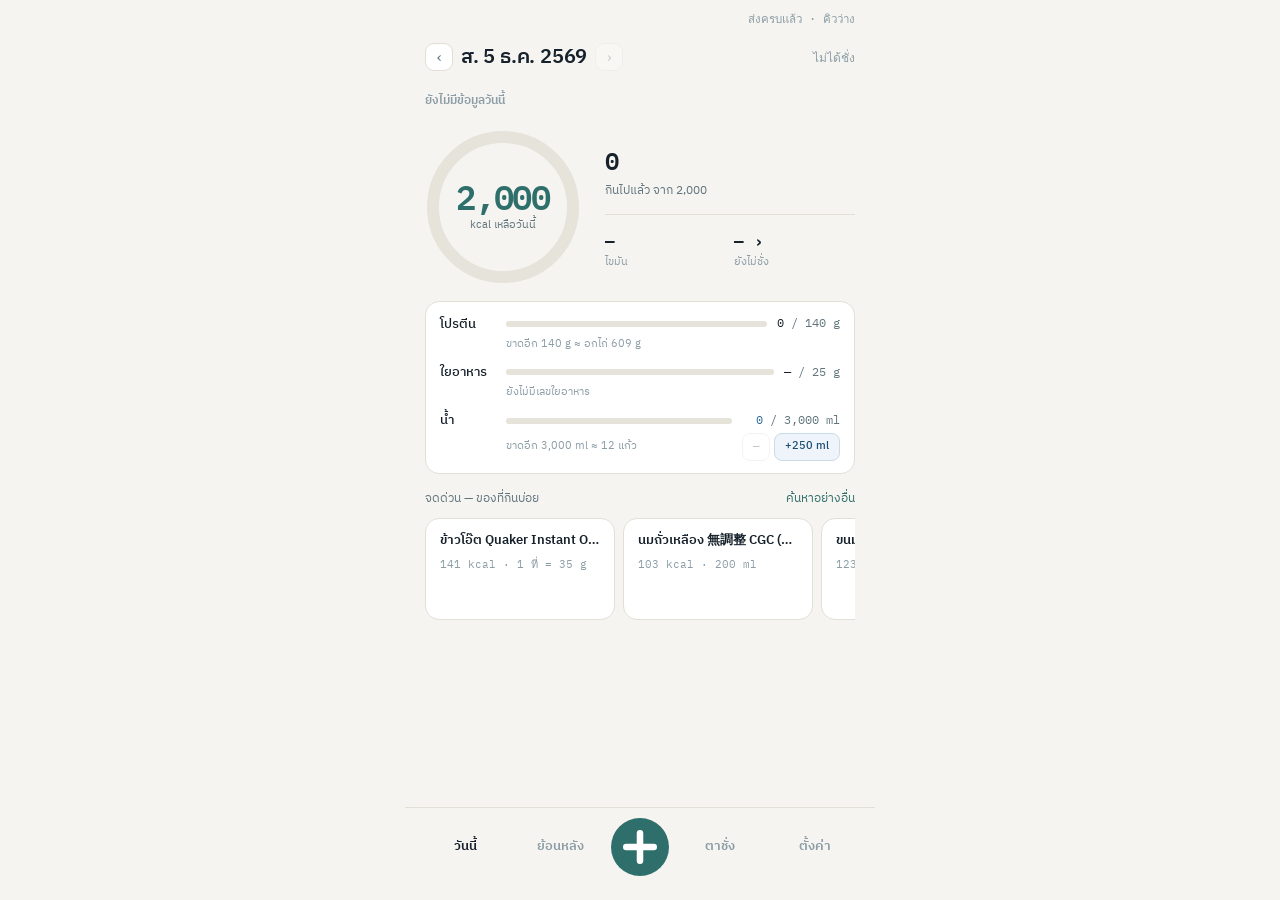
<file: index.html>
<!DOCTYPE html>
<html lang="th">
<head>
<meta charset="utf-8">
<meta name="viewport" content="width=device-width, initial-scale=1, maximum-scale=1, user-scalable=no, viewport-fit=cover">
<meta name="theme-color" content="#F5F4F0">
<meta name="theme-color" content="#14171A" media="(prefers-color-scheme: dark)">
<title>จดแคล</title>

<!-- PWA / iOS home-screen app — ไอคอนยังเป็นไฟล์เดิม ไม่เปลี่ยนในรอบนี้ -->
<link rel="manifest" href="./manifest.webmanifest">
<meta name="mobile-web-app-capable" content="yes">
<meta name="apple-mobile-web-app-capable" content="yes">
<meta name="apple-mobile-web-app-status-bar-style" content="default">
<meta name="apple-mobile-web-app-title" content="จดแคล">
<link rel="apple-touch-icon" href="./apple-touch-icon.png">
<link rel="icon" type="image/png" href="./icon-192.png">

<link rel="preconnect" href="https://fonts.googleapis.com">
<link rel="preconnect" href="https://fonts.gstatic.com" crossorigin>
<link rel="stylesheet" href="https://fonts.googleapis.com/css2?family=IBM+Plex+Mono:wght@400;500;600&family=IBM+Plex+Sans+Thai:wght@400;500;600;700&display=swap">
<link rel="stylesheet" href="./css/app.css">

<!-- ===== error boundary =====
     ต้องเป็น inline ไม่ใช่โมดูล เพราะหน้าที่ของมันคือรับมือกรณีที่โมดูล/CSS โหลดไม่ได้ -->
<style>
  #boot-error{
    display:none;position:fixed;inset:0;z-index:9999;padding:24px 20px;
    background:#14171A;color:#ECEAE4;font:15px/1.6 -apple-system,"Segoe UI",sans-serif;
  }
  #boot-error h1{font-size:17px;margin:0 0 10px}
  #boot-error pre{white-space:pre-wrap;word-break:break-word;font-size:12px;color:#9BA5AA;
    background:#1C2023;border:1px solid #2C3135;border-radius:10px;padding:10px;max-height:35vh;overflow:auto}
  #boot-error button{
    -webkit-appearance:none;appearance:none;margin-top:14px;width:100%;padding:14px;
    background:#6FAFA7;color:#06231f;border:0;border-radius:12px;font-size:16px;font-weight:600;
  }
  #boot-error small{display:block;margin-top:14px;color:#727C81}
</style>
</head>
<body>

<div id="boot-error" role="alert">
  <h1>แอพเปิดไม่ขึ้น</h1>
  <p>ข้อมูลที่จดไว้ยังอยู่ในเครื่อง ไม่ได้หายไปกับหน้าจอนี้</p>
  <pre id="boot-error-msg"></pre>
  <button type="button" id="boot-error-reset">ล้างแคชแล้วโหลดใหม่</button>
  <small>ถ้ายังไม่หาย: ปิดแอพแล้วเปิดใหม่อีกครั้ง (ข้อมูลไม่หาย)</small>
</div>

<div id="pullRefresh" aria-hidden="true">
  <div class="pill"><span id="pullRefreshIcon">↓</span><span id="pullRefreshText">ดึงลงเพื่อรีเฟรช</span></div>
</div>

<main id="app">
  <header id="topbar">
    <div id="syncStatus" class="mono" aria-live="polite"></div>
  </header>

  <!-- ── วันนี้ ─────────────────────────────────────── -->
  <section id="viewDay" class="view" hidden>
    <div class="topline">
      <div class="daynav">
        <button class="arrow" id="prevDay" type="button" aria-label="วันก่อนหน้า">‹</button>
        <div class="date" id="date">—</div>
        <button class="arrow" id="nextDay" type="button" aria-label="วันถัดไป">›</button>
      </div>
      <div class="weight" id="weight">—</div>
    </div>
    <div class="daymeta">
      <button class="backtoday" id="backToday" type="button" hidden>↩ กลับไปวันนี้</button>
      <div class="daystate" id="dayState" hidden></div>
    </div>

    <div class="card meter">
      <div class="ringwrap">
        <div class="ring" id="ring">
          <svg width="156" height="156" viewBox="0 0 156 156" aria-hidden="true">
            <circle class="rtrack" cx="78" cy="78" r="70"></circle>
            <circle class="rfill" id="ringFill" cx="78" cy="78" r="70"
                    stroke-dasharray="439.8" stroke-dashoffset="439.8"></circle>
          </svg>
          <div class="ringtext">
            <div class="num" id="bignum">—<span class="unit">kcal</span></div>
            <div class="label" id="biglabel">เหลือวันนี้</div>
          </div>
        </div>
        <div class="ringside">
          <div class="eaten-side">
            <div class="n" id="eaten">—</div>
            <div class="k">กินไปแล้ว จาก <span id="limit">—</span></div>
          </div>
          <div class="sidesep"></div>
          <button class="bodystats" id="toBody" type="button" aria-label="ไปหน้าตาชั่ง">
            <span class="bs"><span class="v" id="bsFat">—</span><span class="k">ไขมัน</span></span>
            <span class="bs"><span class="v"><span id="bsMuscle">—</span> ›</span><span class="k" id="bsMuscleK">กล้าม</span></span>
          </button>
        </div>
      </div>

      <!-- เกจเส้นเดิม: ซ่อนด้วย CSS แต่คงไว้ให้ paintGauge() ของ ui.js ทำงานได้ตามเดิม -->
      <div class="gauge" aria-hidden="true">
        <div class="track" id="track"><div class="zone-over" id="zoneover"></div></div>
        <div class="tick" id="tickLimit"></div>
        <div class="tick-label" id="tickLimitLabel"></div>
        <div class="tick soft" id="tickTdee"></div>
        <div class="tick-label" id="tickTdeeLabel"></div>
      </div>
    </div>

    <!-- โปรตีน · ใยอาหาร · น้ำ (ui.js วาดเลข · น้ำจดได้ตรงนี้เลย) -->
    <div class="card nutri">
      <div class="nrow">
        <span class="t">โปรตีน</span>
        <div class="pbar"><div class="pfill" id="pfill"></div></div>
        <span class="v"><span id="pnow">—</span> <span class="of">/ <span id="pgoal">—</span> g</span></span>
        <span class="pnote" id="pnote"></span>
      </div>
      <div class="nrow">
        <span class="t">ใยอาหาร</span>
        <div class="pbar"><div class="pfill fib" id="ffill"></div></div>
        <span class="v"><span id="fnow">—</span> <span class="of">/ <span id="fgoal">—</span> g</span></span>
        <span class="pnote" id="fnote"></span>
      </div>
      <div class="nrow water">
        <span class="t">น้ำ</span>
        <div class="pbar"><div class="pfill wat" id="wfill"></div></div>
        <span class="v wv"><span id="wnow">—</span> <span class="of">/ <span id="wgoal">—</span> ml</span></span>
        <span class="pnote" id="wnote"></span>
        <span class="wbtns">
          <button type="button" class="wminus" id="wUndo" aria-label="ลบน้ำแก้วล่าสุด">−</button>
          <button type="button" class="wplus" id="wAdd" aria-label="เพิ่มน้ำ 250 ml">+250 ml</button>
        </span>
      </div>
    </div>

    <!-- จดด่วน: แตะครั้งเดียวได้เลย · แตะค้าง/เลือกปริมาณในชีต -->
    <div class="quick" id="quick">
      <div class="quickhead">
        <div class="t">จดด่วน — ของที่กินบ่อย</div>
        <button type="button" id="quickMore">ค้นหาอย่างอื่น</button>
      </div>
      <div class="quickrow" id="quickRow"></div>
    </div>

    <div class="card meals" id="meals"></div>

    <div id="estDetail" class="est-pop" hidden>
      <div class="est-pop-card" role="dialog" aria-labelledby="estDetailTitle" aria-modal="true">
        <div class="est-pop-h">
          <b id="estDetailTitle">รายละเอียดค่าประมาณ</b>
          <button type="button" id="estDetailClose" aria-label="ปิด">×</button>
        </div>
        <div id="estDetailBody"></div>
      </div>
    </div>
  </section>

  <!-- ── ย้อนหลัง: 7 วัน / ทั้งเดือน ─────────────────── -->
  <section id="viewMonth" class="view" hidden>
    <div class="rangebar">
      <div class="daynav">
        <button class="arrow" id="monthPrev" type="button" aria-label="เดือนก่อน">‹</button>
        <div class="date" id="monthTitle">—</div>
        <button class="arrow" id="monthNext" type="button" aria-label="เดือนถัดไป">›</button>
      </div>
      <div class="seg-toggle" role="group" aria-label="ช่วงเวลา">
        <button type="button" id="rangeWeek" aria-pressed="false">7 วัน</button>
        <button type="button" id="rangeMonth" aria-pressed="true">ทั้งเดือน</button>
      </div>
    </div>
    <div class="weight mono" id="monthMeta">—</div>

    <div class="sums">
      <div class="sum"><div class="v" id="sAvg">—</div><div class="k">เฉลี่ยต่อวัน</div></div>
      <div class="sum"><div class="v" id="sUnder">—</div><div class="k">วันที่อยู่ในงบ</div></div>
      <div class="sum"><div class="v" id="sDeficit">—</div><div class="k" id="sDeficitK">ขาดดุลสะสม (เทียบ TDEE)</div></div>
      <div class="sum"><div class="v" id="sProtein">—</div><div class="k">โปรตีนถึงเป้า</div></div>
      <div class="sum span" id="sOpenWrap" hidden><div class="v" id="sOpen">—</div><div class="k">ยังไม่ยืนยัน</div></div>
    </div>

    <!-- 7 วัน (วาดโดย ui-1a.js) -->
    <div id="weekPane" hidden>
      <div class="weekbars" id="weekBars"></div>
      <div class="weeknote" id="weekNote"></div>
    </div>

    <!-- ทั้งเดือน (วาดโดย ui.js เดิม) -->
    <div id="monthPane">
      <div class="card cal">
        <div class="dow"><span>จ</span><span>อ</span><span>พ</span><span>พฤ</span><span>ศ</span><span>ส</span><span>อา</span></div>
        <div class="grid" id="grid"></div>
        <div class="callegend">
          <div><i class="lg-good"></i>อยู่ในงบ</div>
          <div><i class="lg-warn"></i>เกินงบ แต่ยังต่ำกว่าที่เผา</div>
          <div><i class="lg-over"></i>เกินที่เผา</div>
          <div><i class="lg-open"></i>ยังไม่ยืนยัน</div>
        </div>
      </div>
    </div>

    <div class="card wcard">
      <div class="h">
        <div class="t">น้ำหนักเช้า</div>
        <div class="v" id="wRange">—</div>
      </div>
      <svg class="spark" id="spark" viewBox="0 0 300 56" preserveAspectRatio="none" aria-hidden="true"></svg>
      <div class="wnote" id="wNote"></div>

      <div class="brow">
        <div class="h"><div class="t">% ไขมัน</div><div class="v" id="fRange">—</div></div>
        <svg class="spark small" id="sparkF" viewBox="0 0 300 38" preserveAspectRatio="none" aria-hidden="true"></svg>
        <div class="wnote" id="fatNote"></div>
      </div>

      <div class="brow">
        <div class="h"><div class="t">กล้ามเนื้อ</div><div class="v" id="mRange">—</div></div>
        <svg class="spark small" id="sparkM" viewBox="0 0 300 38" preserveAspectRatio="none" aria-hidden="true"></svg>
        <div class="wnote" id="mNote"></div>
      </div>

      <div class="brow">
        <div class="h"><div class="t">รอบเอว</div><div class="v" id="waistRange">—</div></div>
        <div class="wnote" id="waistNote"></div>
      </div>
    </div>
  </section>

  <!-- ── จด: อาหารก่อน ตาชั่งแยกลงล่าง ───────────────── -->
  <section id="viewForm" class="view" hidden>
    <div class="fcard" id="fMeals">
      <h3>กินอะไรไปบ้าง — บรรทัดละอย่าง</h3>
    </div>

    <div class="fcard">
      <h3>อย่างอื่นที่อยากบอก</h3>
      <textarea id="fNote" placeholder="เช่น เค็มไหม · หิวตอนไหน · นอนกี่ชั่วโมง · ออกกำลังกายอะไร"></textarea>
    </div>

    <div class="fcard fsave">
      <div class="fbtns">
        <button type="button" class="ghost" id="fSave">บันทึกไว้ก่อน</button>
        <button type="button" class="primary" id="fSend">คำนวณแคล</button>
      </div>
      <div class="fresult" id="fResult" hidden></div>
      <div class="fsent" id="fSent"></div>
      <span class="fstatus" id="fStatus"></span>
    </div>
  </section>

  <!-- ── ตาชั่ง: แยกออกจากหน้าจดแล้ว ─────────────────── -->
  <section id="viewBody" class="view" hidden>
    <div class="fcard fweight">
      <div class="frow" style="align-items:flex-end">
        <div class="fg" style="flex:0 0 auto"><label for="fDate">วันที่</label><input type="date" id="fDate"></div>
        <div class="fg" style="flex:0 0 auto"><label for="fTime">เวลาชั่ง</label><input type="time" id="fTime" style="width:96px"></div>
      </div>
      <div class="fmain">
        <input type="number" id="fWeight" step="0.1" inputmode="decimal" placeholder="—" aria-label="น้ำหนักเช้า กิโลกรัม">
      </div>
      <div class="fmain">
        <span class="fdelta" id="fDelta">—</span>
        <span class="u" id="fRef"></span>
      </div>
      <p class="fhint">ชั่งตอนตื่นนอน เข้าห้องน้ำแล้ว ก่อนกินอะไร · ทุกช่องแก้ย้อนหลังได้ ช่องว่างไม่ถูกเขียนเป็น 0</p>
      <div class="frow">
        <div class="fg"><label for="fWaist">รอบเอว (ซม.)</label><input type="number" id="fWaist" step="0.1" min="50" max="200" inputmode="decimal" placeholder="—"></div>
      </div>
      <p class="fhint">วัดสัปดาห์ละครั้งก็พอ — ไม่ต้องกรอกทุกวัน</p>
    </div>

    <div class="fcard">
      <h3>ตาชั่ง dretec</h3>
      <div class="fgrid">
        <div class="fg"><label for="fFat">% ไขมัน <i id="rFat"></i></label><input type="number" step="0.1" inputmode="decimal" id="fFat"></div>
        <div class="fg"><label for="fMuscle">กล้ามเนื้อ กก. <i id="rMuscle"></i></label><input type="number" step="0.1" inputmode="decimal" id="fMuscle"></div>
        <div class="fg"><label for="fBmi">BMI <i id="rBmi"></i></label><input type="number" step="0.1" inputmode="decimal" id="fBmi"></div>
        <div class="fg"><label for="fVisceral">Visceral Fat</label><input type="number" step="1" inputmode="numeric" id="fVisceral"></div>
        <div class="fg"><label for="fWater">% น้ำ</label><input type="number" step="0.1" inputmode="decimal" id="fWater"></div>
        <div class="fg"><label for="fBone">มวลกระดูก กก.</label><input type="number" step="0.1" inputmode="decimal" id="fBone"></div>
        <div class="fg"><label for="fBmr">BMR kcal</label><input type="number" step="1" inputmode="numeric" id="fBmr"></div>
        <div class="fg"><label for="fMage">Metabolic Age</label><input type="number" step="1" inputmode="numeric" id="fMage"></div>
      </div>
      <button type="button" class="primary" id="bSave">บันทึกตาชั่ง</button>
      <span class="fstatus" id="bStatus"></span>
    </div>
  </section>

  <div id="foodSuggest" hidden></div>

  <!-- ชีตเลือกปริมาณของ "จดด่วน" -->
  <div id="quickSheet" class="sheet" hidden>
    <div class="sheet-card" role="dialog" aria-modal="true" aria-labelledby="qsName">
      <div class="sheet-h">
        <div><div class="n" id="qsName">—</div><span class="u" id="qsUnit"></span></div>
        <button type="button" id="qsClose" aria-label="ปิด">×</button>
      </div>
      <div class="sheet-big"><div class="n" id="qsKcal">—</div><div class="k" id="qsMeta">kcal</div></div>
      <div class="sheet-k">กินไปเท่าไหร่</div>
      <div class="pick" id="qsPortions"></div>
      <div class="sheet-k">มื้อไหน</div>
      <div class="pick words" id="qsMeals"></div>
      <button type="button" class="go" id="qsGo">บันทึกไว้ในเครื่อง</button>
      <p class="fine">ไม่ต้องมีเน็ต · แก้ได้ทั้งวัน · ส่งให้ AI ประเมินตอนปิดยอด</p>
    </div>
  </div>

  <!-- ── ตั้งค่า ─────────────────────────────────────── -->
  <section id="viewSettings" class="view" hidden>
    <div class="sgroup">
      <button type="button" class="srow" id="sGoalRow">เป้าหมายและงบแคล<span class="v" id="sGoalVal">—</span></button>
      <button type="button" class="srow" id="sProteinRow">โปรตีนเป้า<span class="v" id="sProteinVal">—</span></button>
    </div>

    <div class="fcard">
      <h3>คีย์และโมเดล</h3>
      <p class="fhint">เก็บในเครื่องนี้เท่านั้น (localStorage) ไม่ขึ้น IndexedDB และไม่ถูกส่งออกพร้อมข้อมูลอาหาร</p>
      <div class="fg">
        <label for="sOrKey">OpenRouter API key</label>
        <input type="password" id="sOrKey" autocomplete="off" spellcheck="false" placeholder="วางคีย์แล้วจะบันทึกอัตโนมัติ">
        <div class="shint" id="sOrKeyHint"></div>
      </div>
      <button type="button" class="sbtn" id="sTestOr">ทดสอบ OpenRouter</button>
      <div class="sstatus" id="sTestOrMsg"></div>
      <div class="fg">
        <label for="sGhPat">GitHub PAT</label>
        <input type="password" id="sGhPat" autocomplete="off" spellcheck="false" placeholder="วาง PAT แล้วจะบันทึกอัตโนมัติ">
        <div class="shint" id="sGhPatHint"></div>
      </div>
      <div class="fg">
        <label for="sGhRepo">GitHub repo (เจ้าของ/ชื่อ-repo)</label>
        <input type="text" id="sGhRepo" autocomplete="off" spellcheck="false" placeholder="เช่น username/calorie-data">
      </div>
      <button type="button" class="sbtn" id="sTestGh">ทดสอบ GitHub</button>
      <div class="sstatus" id="sTestGhMsg"></div>
      <div class="fg">
        <label for="sAiModels">ลิสต์โมเดล (บรรทัดละ 1 ตัว เรียง fallback)</label>
        <textarea id="sAiModels" rows="4" spellcheck="false"></textarea>
      </div>
    </div>

    <div class="snote" id="sBackupNote" hidden>
      <b id="sBackupNoteT">ยังไม่ได้สำรองข้อมูล</b>
      <span>Safari อาจล้างข้อมูลของเว็บที่ไม่ได้เปิดใน 7 วัน — กดสำรองก่อนไม่ใช้แอพนาน</span>
    </div>

    <div class="fcard">
      <h3>สำรองข้อมูล</h3>
      <div class="fbtns">
        <button type="button" class="ghost" id="sExport">ส่งออกข้อมูล (JSON)</button>
        <button type="button" class="primary" id="sImport">นำเข้า…</button>
      </div>
      <input type="file" id="sImportFile" accept="application/json" hidden>
      <div class="sstatus" id="sBackupMsg"></div>
    </div>

    <div class="fcard">
      <h3>สถานะเครื่อง</h3>
      <div class="sdev">
        <div><span class="k">เวอร์ชันแคช</span><span class="v" id="sDevSw">—</span></div>
        <div><span class="k">จำนวนวันในเครื่อง</span><span class="v" id="sDevDays">—</span></div>
        <div><span class="k">งานค้างในคิว</span><span class="v" id="sDevQueue">—</span></div>
        <div><span class="k">โหมดที่เปิดอยู่</span><span class="v" id="sDevMode">—</span></div>
      </div>
      <p class="fhint" id="sDevModeHint"></p>
      <button type="button" class="sbtn danger" id="sResetCache">ล้างแคชแล้วโหลดใหม่</button>
    </div>
  </section>

  <nav id="tabs">
    <button type="button" id="tabDay">วันนี้</button>
    <button type="button" id="tabMonth">ย้อนหลัง</button>
    <button type="button" id="tabForm" class="fab" aria-label="จดอาหาร">
      <svg width="34" height="34" viewBox="0 0 26 26" aria-hidden="true"><path d="M13 2.5 V23.5 M2.5 13 H23.5" stroke="currentColor" stroke-width="5" stroke-linecap="round"></path></svg>
    </button>
    <button type="button" id="tabBody">ตาชั่ง</button>
    <button type="button" id="tabSettings">ตั้งค่า</button>
  </nav>
</main>

<script>
/* ===== error boundary + ปุ่มกู้ (inline โดยเจตนา) ===== */
(function () {
  var shown = false;
  function show(msg) {
    if (shown) return; shown = true;
    var box = document.getElementById('boot-error');
    document.getElementById('boot-error-msg').textContent = String(msg || '').slice(0, 800);
    if (box) box.style.display = 'block';
  }
  window.addEventListener('error', function (e) {
    if (!document.documentElement.hasAttribute('data-booted'))
      show((e.message || 'error') + '\n' + (e.filename || '') + ':' + (e.lineno || ''));
  });
  window.addEventListener('unhandledrejection', function (e) {
    if (!document.documentElement.hasAttribute('data-booted'))
      show('unhandled: ' + ((e.reason && (e.reason.stack || e.reason.message)) || e.reason));
  });
  setTimeout(function () {
    if (!document.documentElement.hasAttribute('data-booted')) show('แอพไม่ตอบสนองภายใน 8 วินาที (โมดูลอาจโหลดไม่ได้)');
  }, 8000);

  var btn = document.getElementById('boot-error-reset');
  if (btn) btn.addEventListener('click', function () {
    btn.textContent = 'กำลังล้าง…';
    var jobs = [];
    if (window.caches) jobs.push(caches.keys().then(function (ks) { return Promise.all(ks.map(function (k) { return caches.delete(k); })); }));
    if (navigator.serviceWorker) jobs.push(navigator.serviceWorker.getRegistrations().then(function (rs) { return Promise.all(rs.map(function (r) { return r.unregister(); })); }));
    Promise.all(jobs).catch(function () {}).then(function () { location.replace(location.pathname + '?r=' + Date.now()); });
  });
})();
</script>

<script type="module" src="./js/app.js"></script>
</body>
</html>
</file>
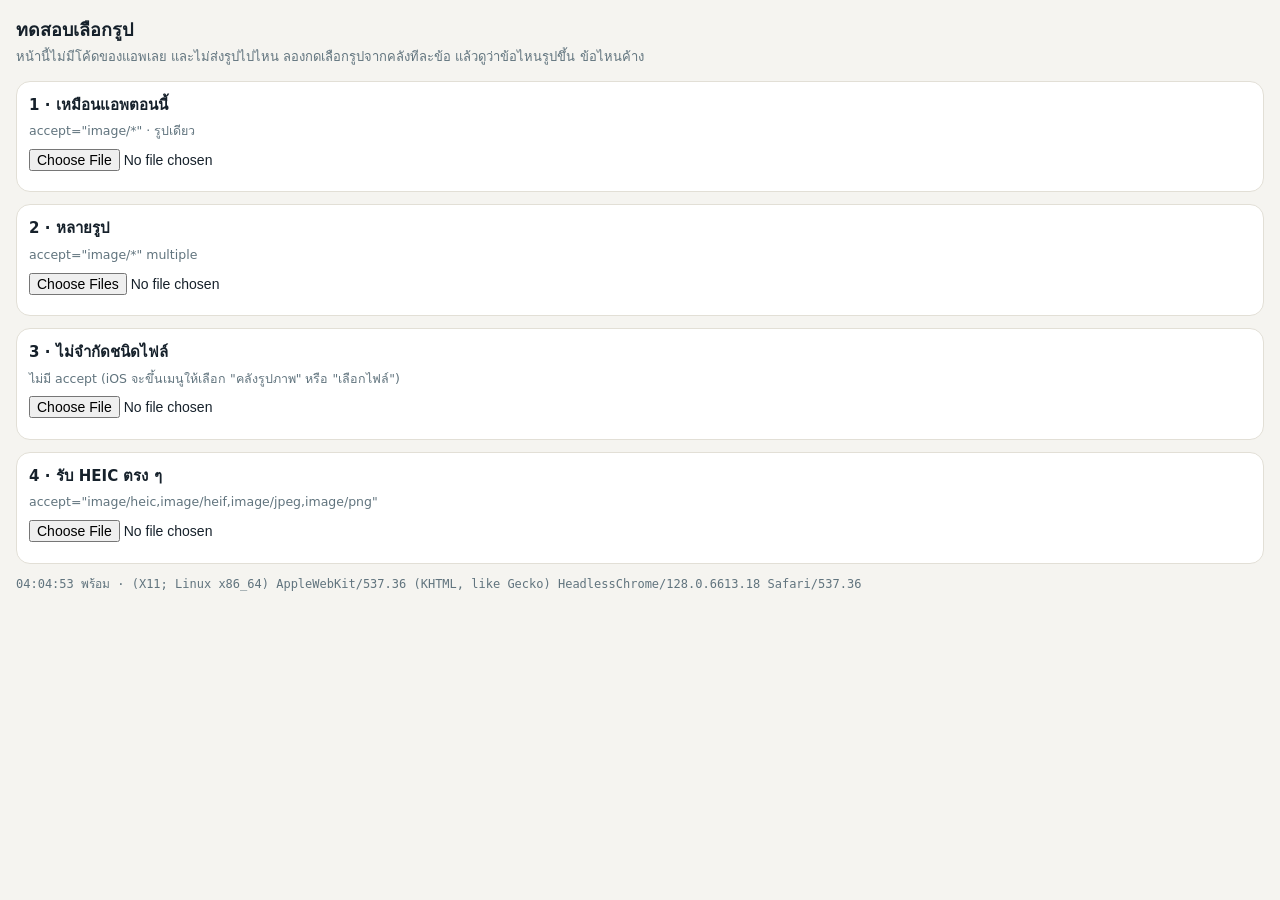
<file: picktest.html>
<!doctype html>
<html lang="th">
<head>
<meta charset="utf-8">
<meta name="viewport" content="width=device-width, initial-scale=1">
<title>ทดสอบเลือกรูป</title>
<!-- หน้าทดสอบเปล่า (21 ต.ค.): ไม่มีโค้ดของแอพ ไม่ลงทะเบียน service worker ไม่ส่งรูปไปไหน
     ใช้แยกว่า "เลือกรูปจากคลังแล้วค้าง" เป็นที่ Safari/iOS หรือที่โค้ดของแอพ -->
<style>
  :root{--ground:#F5F4F0;--card:#fff;--line:#E2DFD6;--ink:#16212B;--muted:#61747E;--ok:#2E6F6B;--bad:#A8563F}
  @media (prefers-color-scheme:dark){:root{--ground:#14171A;--card:#1C2023;--line:#2C3135;--ink:#ECEAE4;--muted:#9BA5AA;--ok:#6FAFA7;--bad:#D3826A}}
  body{margin:0;padding:16px;background:var(--ground);color:var(--ink);font:15px/1.5 -apple-system,system-ui,sans-serif}
  h1{font-size:18px;margin:0 0 4px}
  p{margin:0 0 14px;color:var(--muted);font-size:13px}
  .t{background:var(--card);border:1px solid var(--line);border-radius:14px;padding:12px;margin-bottom:12px}
  .t b{display:block;margin-bottom:6px}
  .t small{display:block;color:var(--muted);margin-bottom:8px}
  input{font-size:14px;max-width:100%}
  .r{margin-top:8px;font-size:13px;white-space:pre-wrap;word-break:break-word}
  .r.ok{color:var(--ok)}.r.bad{color:var(--bad)}
  img{display:block;max-width:100%;max-height:160px;margin-top:8px;border-radius:8px}
  #log{font:12px/1.4 ui-monospace,monospace;color:var(--muted);white-space:pre-wrap}
</style>
</head>
<body>
<h1>ทดสอบเลือกรูป</h1>
<p>หน้านี้ไม่มีโค้ดของแอพเลย และไม่ส่งรูปไปไหน ลองกดเลือกรูปจากคลังทีละข้อ แล้วดูว่าข้อไหนรูปขึ้น ข้อไหนค้าง</p>

<div class="t"><b>1 · เหมือนแอพตอนนี้</b><small>accept="image/*" · รูปเดียว</small>
  <input type="file" accept="image/*" data-k="1"><div class="r"></div></div>
<div class="t"><b>2 · หลายรูป</b><small>accept="image/*" multiple</small>
  <input type="file" accept="image/*" multiple data-k="2"><div class="r"></div></div>
<div class="t"><b>3 · ไม่จำกัดชนิดไฟล์</b><small>ไม่มี accept (iOS จะขึ้นเมนูให้เลือก "คลังรูปภาพ" หรือ "เลือกไฟล์")</small>
  <input type="file" data-k="3"><div class="r"></div></div>
<div class="t"><b>4 · รับ HEIC ตรง ๆ</b><small>accept="image/heic,image/heif,image/jpeg,image/png"</small>
  <input type="file" accept="image/heic,image/heif,image/jpeg,image/png" data-k="4"><div class="r"></div></div>

<div id="log"></div>
<script>
  var t0 = {};
  var logEl = document.getElementById('log');
  function log(s) { var d = new Date(); logEl.textContent = d.toTimeString().slice(0, 8) + ' ' + s + '\n' + logEl.textContent; }
  document.querySelectorAll('input[type=file]').forEach(function (inp) {
    var k = inp.dataset.k, out = inp.nextElementSibling;
    inp.addEventListener('click', function () { t0[k] = Date.now(); out.className = 'r'; out.textContent = 'เปิดตัวเลือกรูปแล้ว… รอผล'; log('ข้อ ' + k + ' กดเลือก'); });
    inp.addEventListener('cancel', function () { out.textContent = 'ยกเลิก'; log('ข้อ ' + k + ' ยกเลิก'); });
    inp.addEventListener('change', function () {
      var ms = t0[k] ? Date.now() - t0[k] : 0;
      var fs = Array.prototype.slice.call(inp.files || []);
      log('ข้อ ' + k + ' ได้ไฟล์ ' + fs.length + ' ไฟล์ หลัง ' + (ms / 1000).toFixed(1) + ' วิ');
      if (!fs.length) { out.className = 'r bad'; out.textContent = 'ไม่ได้รับไฟล์'; return; }
      out.className = 'r ok';
      out.textContent = '✓ ได้รูป ' + fs.length + ' ไฟล์ หลัง ' + (ms / 1000).toFixed(1) + ' วิ\n' + fs.map(function (f) {
        return f.name + ' · ' + (f.type || 'ไม่ระบุชนิด') + ' · ' + Math.round(f.size / 1024) + ' KB';
      }).join('\n');
      var old = out.querySelector('img'); if (old) old.remove();
      var img = document.createElement('img');
      img.onerror = function () { log('ข้อ ' + k + ' เปิดรูปในหน้าเว็บไม่ได้ (' + fs[0].type + ')'); };
      img.src = URL.createObjectURL(fs[0]);
      out.appendChild(img);
    });
  });
  document.addEventListener('visibilitychange', function () { log('หน้า ' + (document.hidden ? 'ถูกซ่อน' : 'กลับมาแสดง')); });
  log('พร้อม · ' + navigator.userAgent.replace(/^Mozilla\/5\.0 /, ''));
</script>
</body>
</html>
</file>
<file: css/app.css>
/* จดแคล — สไตล์แอพ (รีดีไซน์ 1a: โทนกระดาษอุ่น + เทียลเดียว)
   ธีม: สว่างเป็นค่าตั้งต้น · มืดตามระบบ · บังคับด้วย [data-theme] ได้ทั้งสองทาง
   โครงคลาสเดิมทั้งหมดยังอยู่ (.meal/.items/.item/.cell/.sum/.fcard…) เพราะ ui.js วาดด้วยคลาสเหล่านี้ */

:root{
  --ground:#F5F4F0;
  --card:#FFFFFF;
  --line:#E2DFD6;
  --ink:#16212B;
  --muted:#61747E;
  --faint:#8C9DA6;
  --eaten:#2E6F6B;
  --eaten-soft:#4E8F89;
  --eaten-wash:#EEF3F2;
  --warn:#96702F;
  --warn-wash:#F5EFE2;
  --over:#A8563F;
  --over-wash:#F6EDE9;
  --protein:#55628F;
  --fiber:#5E8550;
  --water:#2F6B9A;
  --water-wash:#EEF4F9;
  --water-line:#C9DAE8;
  --water-ink:#1F4E74;
  --track:#E6E3DA;
  --zone:#EFECE4;
  --radius:16px;
  --shadow:none;
}
@media (prefers-color-scheme:dark){
  :root:not([data-theme="light"]){
    --ground:#14171A;
    --card:#1C2023;
    --line:#2C3135;
    --ink:#ECEAE4;
    --muted:#9BA5AA;
    --faint:#727C81;
    --eaten:#6FAFA7;
    --eaten-soft:#4E8F89;
    --eaten-wash:#1B2827;
    --warn:#D2A055;
    --warn-wash:#262017;
    --over:#D3826A;
    --over-wash:#281B17;
    --protein:#8792C4;
    --fiber:#8DB57E;
    --water:#7FB0D8;
    --water-wash:#18232C;
    --water-line:#2B4253;
    --water-ink:#A9CFEC;
    --track:#272B2E;
    --zone:#202427;
  }
}
:root[data-theme="dark"]{
  --ground:#14171A;
  --card:#1C2023;
  --line:#2C3135;
  --ink:#ECEAE4;
  --muted:#9BA5AA;
  --faint:#727C81;
  --eaten:#6FAFA7;
  --eaten-soft:#4E8F89;
  --eaten-wash:#1B2827;
  --warn:#D2A055;
  --warn-wash:#262017;
  --over:#D3826A;
  --over-wash:#281B17;
  --protein:#8792C4;
  --fiber:#8DB57E;
  --water:#7FB0D8;
  --water-wash:#18232C;
  --water-line:#2B4253;
  --water-ink:#A9CFEC;
  --track:#272B2E;
  --zone:#202427;
}

*{box-sizing:border-box}
html,body{margin:0;overscroll-behavior-y:contain}
body{
  background:var(--ground);color:var(--ink);
  font-family:"IBM Plex Sans Thai",-apple-system,BlinkMacSystemFont,"Segoe UI",sans-serif;
  font-size:15px;line-height:1.55;
  padding:0 0 env(safe-area-inset-bottom);
  -webkit-text-size-adjust:100%;
}
.mono{font-family:"IBM Plex Mono",ui-monospace,monospace;font-variant-numeric:tabular-nums}
button{font:inherit;color:inherit}
:focus-visible{outline:2px solid var(--eaten);outline-offset:2px;border-radius:8px}

/* เลขที่ยังเป็นค่าประมาณจาก AI */
.est{border-bottom:1.5px dotted var(--warn);color:var(--warn);cursor:pointer}
.est::before{content:"~"}
#boot-error{display:none}

/* แถบดึงลงเพื่อรีเฟรช */
#pullRefresh{
  position:fixed;top:0;left:0;right:0;z-index:15;
  display:flex;align-items:center;justify-content:center;
  padding-top:calc(env(safe-area-inset-top) + 10px);
  opacity:0;transform:translateY(-40px);pointer-events:none;
}
#pullRefresh .pill{
  display:flex;align-items:center;gap:6px;
  background:var(--card);border:1px solid var(--line);border-radius:999px;
  padding:6px 14px;font-size:12px;color:var(--muted);
}
#pullRefreshIcon{display:inline-block;font-size:13px;line-height:1}
#pullRefreshIcon.spin{animation:pr-spin .8s linear infinite}
@keyframes pr-spin{to{transform:rotate(360deg)}}

/* ── โครงแอพ ─────────────────────────────────────────── */
#app{
  max-width:470px;margin:0 auto;
  padding:calc(env(safe-area-inset-top) + 10px) 20px calc(108px + env(safe-area-inset-bottom));
  display:flex;flex-direction:column;gap:14px;
  position:relative;   /* หน้าเดิมลอย absolute ระหว่างเลื่อนเปลี่ยนหน้า */
  overflow-x:clip;   /* หน้าที่กำลังเลื่อนเข้า (ปัดเปลี่ยนหน้า) ห้ามดันจอให้เลื่อนข้างได้ */
}
#topbar{display:flex;align-items:center;justify-content:flex-end;min-height:1.1em}
#syncStatus{font-family:"IBM Plex Mono",ui-monospace,monospace;font-size:11.5px;color:var(--faint)}
#syncStatus[data-state="error"]{color:var(--over)}
#syncStatus[data-state="confirmed"]{color:var(--eaten)}
#syncStatus[data-state="queued"],#syncStatus[data-state="sending"],#syncStatus[data-state="estimated"]{color:var(--warn)}

.view{display:flex;flex-direction:column;gap:16px}
.view[hidden]{display:none}

/* แท็บบาร์: 4 แท็บ + ปุ่มกลมกลาง */
#tabs{
  position:fixed;left:0;right:0;bottom:0;z-index:20;
  display:flex;align-items:center;gap:6px;
  max-width:470px;margin:0 auto;
  background:color-mix(in srgb,var(--ground) 94%,transparent);
  backdrop-filter:blur(14px);-webkit-backdrop-filter:blur(14px);
  border-top:1px solid var(--line);
  padding:10px 16px calc(24px + env(safe-area-inset-bottom));
}
#tabs button{
  flex:1;-webkit-appearance:none;appearance:none;border:0;background:transparent;
  color:var(--faint);font:inherit;font-size:12.5px;font-weight:600;
  padding:9px 4px;border-radius:10px;cursor:pointer;
}
#tabs button[aria-current="page"]{color:var(--ink)}
#tabs button.fab{
  flex:0 0 58px;width:58px;height:58px;border-radius:50%;
  background:var(--eaten);color:var(--card);
  display:flex;align-items:center;justify-content:center;padding:0;
}
#tabs button.fab svg{display:block}
#tabs button.fab:active{transform:scale(.95)}

/* หัววัน */
.topline{display:flex;align-items:baseline;justify-content:space-between;gap:12px}
.date{font-size:20px;font-weight:600;letter-spacing:-.2px}
.daynav{display:flex;align-items:center;gap:8px;min-width:0}
.arrow{
  flex:none;border:1px solid var(--line);background:var(--card);color:var(--muted);
  width:28px;height:28px;border-radius:9px;padding:0;font-size:15px;line-height:1;
  display:flex;align-items:center;justify-content:center;cursor:pointer;
}
.arrow:disabled{opacity:.3;cursor:default}
.weight{font-family:"IBM Plex Mono",ui-monospace,monospace;font-size:12px;color:var(--faint);font-variant-numeric:tabular-nums}
.daymeta{display:flex;align-items:center;gap:8px;flex-wrap:wrap}
.backtoday{
  border:1px solid var(--line);background:var(--card);
  border-radius:999px;padding:4px 12px;font-size:12px;color:var(--muted);cursor:pointer;
}
.daystate{font-size:11.5px;font-weight:600;padding:3px 10px;border-radius:999px;background:var(--track);color:var(--muted)}
.daystate.confirmed{background:var(--eaten-wash);color:var(--eaten)}
.daystate.estimated,.daystate.queued,.daystate.sending{background:var(--warn-wash);color:var(--warn)}
.daystate.error{background:var(--over-wash);color:var(--over)}
.daystate.empty{background:transparent;color:var(--faint);padding-left:0}

.card{background:var(--card);border:1px solid var(--line);border-radius:var(--radius)}

/* ── หน้าแรก: วงแหวน “เหลือกินได้อีก” ──────────────── */
.meter{padding:0;background:transparent;border:0;display:flex;flex-direction:column;gap:18px}
.ringwrap{display:flex;align-items:center;gap:24px}
.ring{position:relative;width:156px;height:156px;flex:none}
.ring svg{display:block;transform:rotate(-90deg)}
.ring .rtrack{fill:none;stroke:var(--track);stroke-width:12}
.ring .rfill{fill:none;stroke:var(--eaten);stroke-width:12;stroke-linecap:round;transition:stroke-dashoffset .45s cubic-bezier(.2,.8,.2,1)}
.ring.is-over .rfill{stroke:var(--over)}
.ringtext{position:absolute;inset:0;display:flex;flex-direction:column;align-items:center;justify-content:center;gap:3px;text-align:center}
.ringtext .num{
  font-family:"IBM Plex Mono",ui-monospace,monospace;font-size:34px;line-height:1;font-weight:600;
  letter-spacing:-.04em;font-variant-numeric:tabular-nums;color:var(--eaten);
}
.ring.is-over .ringtext .num{color:var(--over)}
/* ค่าประมาณมี "~" นำหน้า → กว้างเกินวง: ย่อเลขลงนิด + ย่อ "~" (ยังเห็นชัดว่าเป็นค่าประมาณ) */
.ringtext .num:has(.est){font-size:30px}
.ringtext .num .est::before{font-size:.7em;margin-right:1px}
.ringtext .num .unit{display:none}
.ringtext .label{font-size:11px;color:var(--muted)}
.ringside{flex:1;min-width:0;display:flex;flex-direction:column;gap:14px}
.eaten-side{display:flex;flex-direction:column;gap:2px}
.eaten-side .n{font-family:"IBM Plex Mono",ui-monospace,monospace;font-size:24px;font-weight:600;font-variant-numeric:tabular-nums}
.eaten-side .k{font-size:12px;color:var(--muted)}
.sidesep{height:1px;background:var(--line)}
.bodystats{
  display:grid;grid-template-columns:repeat(2,minmax(0,1fr));gap:8px;
  background:transparent;border:0;padding:0;text-align:left;cursor:pointer;color:var(--ink);font:inherit;
}
.bodystats .bs{display:flex;flex-direction:column;min-width:0}
.bodystats .v{font-family:"IBM Plex Mono",ui-monospace,monospace;font-size:16px;font-weight:600;font-variant-numeric:tabular-nums;white-space:nowrap}
.bodystats .k{font-size:11px;color:var(--faint)}

/* เกจเส้นเดิมยังอยู่ใน DOM เพื่อให้ paintGauge ของ ui.js ทำงานได้ แต่ไม่ต้องแสดง */
.gauge{display:none}

.nutri{padding:12px 14px;border-radius:14px;display:flex;flex-direction:column;gap:10px}
.nrow{display:grid;grid-template-columns:56px minmax(0,1fr) auto;column-gap:10px;row-gap:2px;align-items:center}
.nrow .t{font-size:13px;font-weight:500;white-space:nowrap}
.nrow .v{font-family:"IBM Plex Mono",ui-monospace,monospace;font-size:12px;text-align:right;font-variant-numeric:tabular-nums;white-space:nowrap}
.nrow .v .of{color:var(--muted)}
.nrow .v.wv{color:var(--water)}
.nrow .pnote{grid-column:2;font-size:10.5px;color:var(--faint)}
.nrow.water .pnote{grid-column:2}
.wbtns{grid-column:3;display:flex;gap:4px;justify-content:flex-end}
.wbtns button{height:28px;border-radius:8px;font-family:inherit;font-size:11px;cursor:pointer;line-height:1}
.wminus{width:28px;padding:0;border:1px solid var(--line);background:var(--card);color:var(--muted);font-size:14px !important}
.wminus:disabled{opacity:.4;cursor:default}
.wplus{padding:0 10px;border:1px solid var(--water-line);background:var(--water-wash);color:var(--water-ink);font-weight:500;white-space:nowrap}
.wbtns button:active{transform:scale(.96)}
.pbar{position:relative;height:6px;border-radius:3px;background:var(--track);overflow:hidden}
.pfill{height:100%;background:var(--protein);border-radius:3px;transition:width .4s ease}
.pfill.fib{background:var(--fiber)}
.pfill.wat{background:var(--water)}


/* ── แถบจดด่วน ──────────────────────────────────────── */
.quick{display:flex;flex-direction:column;gap:10px}
.quickhead{display:flex;align-items:baseline;justify-content:space-between;gap:10px}
.quickhead .t{font-size:12px;color:var(--muted)}
.quickhead button{border:0;background:transparent;color:var(--eaten);font-size:12px;cursor:pointer;padding:0}
.quickrow{display:flex;gap:8px;overflow-x:auto;padding-bottom:2px;scrollbar-width:none}
.quickrow::-webkit-scrollbar{display:none}
.qchip{
  flex:none;min-width:106px;max-width:190px;
  display:flex;flex-direction:column;gap:5px;align-items:flex-start;
  padding:12px 14px;border:1px solid var(--line);border-radius:14px;
  background:var(--card);cursor:pointer;text-align:left;
}
.qchip:active{transform:scale(.97)}
.qchip .n{font-size:12.5px;font-weight:600;white-space:nowrap;overflow:hidden;text-overflow:ellipsis;max-width:100%}
.qchip .k{font-family:"IBM Plex Mono",ui-monospace,monospace;font-size:11px;color:var(--faint);font-variant-numeric:tabular-nums}
.qchip.is-on{border-color:var(--eaten);background:var(--eaten-wash)}

/* ชีตเลือกปริมาณ */
.sheet{
  position:fixed;inset:0;z-index:40;background:color-mix(in srgb,var(--ink) 42%,transparent);
  display:flex;align-items:flex-end;justify-content:center;padding:0;
}
.sheet[hidden]{display:none}
.sheet-card{
  width:100%;max-width:470px;background:var(--card);
  border-radius:20px 20px 0 0;padding:20px 20px calc(24px + env(safe-area-inset-bottom));
  display:flex;flex-direction:column;gap:16px;
}
.sheet-h{display:flex;align-items:flex-start;justify-content:space-between;gap:12px}
.sheet-h .n{font-size:16px;font-weight:600;line-height:1.4}
.sheet-h .u{font-family:"IBM Plex Mono",ui-monospace,monospace;font-size:11.5px;color:var(--faint);display:block;margin-top:3px}
.sheet-h button{border:0;background:var(--track);width:30px;height:30px;border-radius:10px;color:var(--muted);font-size:18px;line-height:1;cursor:pointer;flex:none}
.sheet-big{
  background:var(--eaten-wash);border-radius:16px;padding:22px;
  display:flex;flex-direction:column;align-items:center;gap:4px;
}
.sheet-big .n{font-family:"IBM Plex Mono",ui-monospace,monospace;font-size:42px;font-weight:600;letter-spacing:-.04em;color:var(--eaten);line-height:1}
.sheet-big .k{font-size:11.5px;color:var(--muted)}
.sheet-k{font-size:12px;color:var(--muted)}
.pick{display:flex;gap:8px}
.pick button{
  flex:1;padding:13px 0;border-radius:12px;border:1px solid var(--line);background:var(--card);
  color:var(--muted);font-family:"IBM Plex Mono",ui-monospace,monospace;font-size:14px;cursor:pointer;
}
.pick button.on{border-color:var(--eaten);background:var(--eaten-wash);color:var(--eaten);font-weight:600}
.pick.words button{font-family:inherit;font-size:13px}
.sheet .go{
  border:0;background:var(--eaten);color:var(--card);border-radius:14px;
  padding:16px;font-size:15px;font-weight:600;cursor:pointer;
}
.sheet .go:active{transform:scale(.99)}
.sheet .fine{font-size:11.5px;color:var(--faint);text-align:center;margin:0}

/* ── รายการมื้อ (ui.js วาด) ─────────────────────────── */
.meals{padding:0;background:transparent;border:0;display:flex;flex-direction:column}
.meal{
  -webkit-appearance:none;appearance:none;font:inherit;color:inherit;
  display:flex;flex-direction:column;gap:4px;padding:14px 0;width:100%;
  border:0;border-top:1px solid var(--line);background:transparent;text-align:left;cursor:pointer;
}
.mrow{display:flex;align-items:baseline;justify-content:space-between;gap:8px;min-width:0}
.mkcal{font-family:"IBM Plex Mono",ui-monospace,monospace;font-size:14px;font-variant-numeric:tabular-nums;white-space:nowrap}
.mkcal b{font-weight:600;color:var(--ink)}
.mkcal .u{color:var(--muted)}
.mkcal .chev{display:inline-block;margin-left:6px}
.mrow.sub{font-size:11px;color:var(--faint)}
.msub{flex:1;min-width:0;white-space:nowrap;overflow:hidden;text-overflow:ellipsis}
.meal:first-child{border-top:0}
.chev{flex:none;color:var(--faint);font-size:11px;line-height:1;transition:transform .15s ease}
@media (prefers-reduced-motion:reduce){.chev{transition:none}}
.meal[aria-expanded="true"] .chev{transform:rotate(90deg)}
.swatch{display:none}
.mname{font-size:15px;font-weight:700;min-width:0}
.mnums{font-family:"IBM Plex Mono",ui-monospace,monospace;font-size:11px;font-variant-numeric:tabular-nums;white-space:nowrap;flex:none;color:var(--faint)}
.items{padding:0 0 12px;display:flex;flex-direction:column;gap:6px}
.items[hidden]{display:none}
.item{display:flex;align-items:baseline;justify-content:space-between;gap:10px;font-size:12px;color:var(--muted)}
.item .n{flex:1;min-width:0}
.item .v{font-family:"IBM Plex Mono",ui-monospace,monospace;font-size:11px;flex:none;font-variant-numeric:tabular-nums;color:var(--faint)}
.item.comment{display:block;font-size:11.5px;color:var(--faint)}
.pending{padding:14px 0;border-top:1px solid var(--line);font-size:12.5px;color:var(--faint)}

.est-pop{
  position:fixed;inset:0;z-index:45;background:color-mix(in srgb,var(--ink) 42%,transparent);
  display:flex;align-items:flex-end;justify-content:center;padding:0;
}
.est-pop[hidden]{display:none}
.est-pop-card{
  width:100%;max-width:470px;background:var(--card);
  border-radius:20px 20px 0 0;padding:18px 20px calc(24px + env(safe-area-inset-bottom));
  display:flex;flex-direction:column;gap:10px;max-height:72vh;overflow:auto;
}
.est-pop-h{display:flex;align-items:center;justify-content:space-between;gap:10px}
.est-pop-h b{font-size:14px}
.est-pop-h button{border:0;background:var(--track);width:30px;height:30px;border-radius:10px;font-size:18px;line-height:1;cursor:pointer;color:var(--muted)}
.est-line{font-size:12.5px;color:var(--muted)}
.est-line .n{font-weight:600;color:var(--ink)}
.est-k{font-family:"IBM Plex Mono",ui-monospace,monospace;font-size:10.5px;font-weight:600;color:var(--faint);letter-spacing:.1em;text-transform:uppercase;margin:8px 0 2px}

/* ── ย้อนหลัง: สลับ 7 วัน / ทั้งเดือน ──────────────── */
.rangebar{display:flex;align-items:center;justify-content:space-between;gap:12px}
.seg-toggle{display:flex;padding:3px;border-radius:12px;background:var(--track);gap:2px}
.seg-toggle button{
  border:0;background:transparent;color:var(--muted);
  padding:7px 14px;border-radius:9px;font-size:12.5px;font-weight:600;cursor:pointer;
}
.seg-toggle button[aria-pressed="true"]{background:var(--ink);color:var(--ground)}

.weekbars{display:flex;align-items:flex-end;gap:9px;height:180px;padding:4px 0 0}
.weekbars .wbar{flex:1;display:flex;flex-direction:column;justify-content:flex-end;align-items:center;gap:8px;height:100%}
.weekbars .wbar i{width:100%;border-radius:6px 6px 0 0;background:var(--eaten);display:block;min-height:4px}
.weekbars .wbar.warn i{background:var(--warn)}
.weekbars .wbar.bad i{background:var(--over)}
.weekbars .wbar.none i{background:var(--track)}
.weekbars .wbar span{font-family:"IBM Plex Mono",ui-monospace,monospace;font-size:10.5px;color:var(--faint)}
.weeknote{font-size:11.5px;color:var(--faint);display:flex;gap:14px;flex-wrap:wrap}

.sums{display:grid;grid-template-columns:1fr 1fr;gap:9px}
.sum{background:var(--card);border:1px solid var(--line);border-radius:13px;padding:13px 14px;display:flex;flex-direction:column-reverse;gap:3px}
.sum[hidden]{display:none}
.sum.span{grid-column:1/-1}
.sum .k{font-size:11px;color:var(--faint)}
.sum .v{font-family:"IBM Plex Mono",ui-monospace,monospace;font-size:18px;font-weight:600;font-variant-numeric:tabular-nums}
.sum .v small{font-size:11px;font-weight:400;color:var(--muted);margin-left:3px;font-family:"IBM Plex Sans Thai",sans-serif}
.sum .v.good{color:var(--eaten)}
.sum .v.bad{color:var(--over)}
.sum .v.warn{color:var(--warn)}

.cal{padding:0;background:transparent;border:0;display:flex;flex-direction:column;gap:6px}
.dow{display:grid;grid-template-columns:repeat(7,1fr);gap:5px}
.dow span{text-align:center;font-family:"IBM Plex Mono",ui-monospace,monospace;font-size:10.5px;font-weight:600;color:var(--faint);padding-bottom:2px}
.grid{display:grid;grid-template-columns:repeat(7,1fr);gap:5px}
.cell{
  -webkit-appearance:none;appearance:none;
  position:relative;aspect-ratio:1/1.1;border-radius:9px;border:1px solid transparent;
  background:var(--track);padding:3px 2px;display:flex;flex-direction:column;
  align-items:center;justify-content:center;gap:1px;cursor:pointer;
}
.cell.blank{background:transparent;cursor:default}
.cell .dd{position:absolute;top:3px;left:5px;font-family:"IBM Plex Mono",ui-monospace,monospace;font-size:9px;color:var(--faint);line-height:1}
.cell .kk{font-family:"IBM Plex Mono",ui-monospace,monospace;font-size:11px;font-weight:600;font-variant-numeric:tabular-nums;line-height:1;margin-top:5px;color:var(--muted)}
.cell .pp{display:none}
.cell.good{background:var(--eaten-wash)}
.cell.good .kk{color:var(--eaten)}
.cell.warn{background:var(--warn-wash)}
.cell.warn .kk{color:var(--warn)}
.cell.bad{background:var(--over-wash)}
.cell.bad .kk{color:var(--over)}
.cell.open{border-style:dashed;border-color:var(--line)}
.cell[aria-current="true"]{box-shadow:0 0 0 2px var(--ink)}
.cell.future{background:transparent;border:1px dashed var(--line);cursor:default}
.callegend{display:flex;flex-wrap:wrap;gap:12px;padding:6px 2px 0;font-size:10.5px;color:var(--faint)}
.callegend i{display:inline-block;width:9px;height:9px;border-radius:3px;margin-right:5px;vertical-align:-1px;font-style:normal}
.lg-good{background:var(--eaten)}
.lg-warn{background:var(--warn)}
.lg-over{background:var(--over)}
.lg-open{border:1px dashed var(--faint)}

.wcard{padding:18px;display:flex;flex-direction:column;gap:8px}
.wcard .h{display:flex;align-items:baseline;justify-content:space-between;gap:10px}
.wcard .h .t{font-size:13px;font-weight:600;color:var(--muted)}
.wcard .h .v{font-family:"IBM Plex Mono",ui-monospace,monospace;font-size:13px;font-weight:500;font-variant-numeric:tabular-nums}
.spark{width:100%;height:56px;display:block;overflow:visible}
.spark.small{height:38px}
.wnote{font-size:11.5px;color:var(--faint)}
.brow{border-top:1px solid var(--line);padding-top:14px;margin-top:6px;display:flex;flex-direction:column;gap:8px}

/* ── ฟอร์มจด / ตาชั่ง / ตั้งค่า ─────────────────────── */
.fcard{background:var(--card);border:1px solid var(--line);border-radius:var(--radius);padding:16px;display:flex;flex-direction:column;gap:12px}
.fcard > h3{margin:0;font-family:"IBM Plex Mono",ui-monospace,monospace;font-size:10.5px;font-weight:600;letter-spacing:.12em;text-transform:uppercase;color:var(--faint)}
.frow{display:flex;gap:9px;flex-wrap:wrap}
.fg{display:flex;flex-direction:column;gap:5px;flex:1 1 96px;min-width:0}
.fg label{font-size:12px;color:var(--muted)}
.fg label i{font-style:normal;color:var(--faint);font-family:"IBM Plex Mono",ui-monospace,monospace;font-size:10.5px}
.fcard input,.fcard textarea{
  width:100%;background:var(--ground);color:var(--ink);border:1px solid var(--line);border-radius:11px;
  padding:11px 12px;font-family:"IBM Plex Mono",ui-monospace,monospace;font-size:14.5px;
  font-variant-numeric:tabular-nums;-webkit-appearance:none;appearance:none;
}
.fcard textarea{font-family:"IBM Plex Sans Thai",sans-serif;font-size:14px;line-height:1.7;min-height:84px;resize:vertical}
.fgrid{display:grid;grid-template-columns:1fr 1fr;gap:9px}
.fgrid .fg{flex:none}
.fweight{border-left:0}
.fweight input#fWeight{font-size:40px;font-weight:600;text-align:center;padding:8px;letter-spacing:-.03em}
.fmain{display:flex;align-items:center;gap:10px;flex-wrap:wrap;justify-content:center}
.fmain .u{font-family:"IBM Plex Mono",ui-monospace,monospace;font-size:11.5px;color:var(--faint);flex:1;min-width:120px;text-align:center}
.fdelta{font-family:"IBM Plex Mono",ui-monospace,monospace;font-size:12px;padding:4px 11px;border-radius:999px;background:var(--track);color:var(--muted)}
.fdelta.down{background:var(--eaten-wash);color:var(--eaten)}
.fdelta.up{background:var(--over-wash);color:var(--over)}
.fmeal{display:flex;flex-direction:column;gap:9px;padding-top:14px;border-top:1px solid var(--line)}
.fmeal:first-of-type{border-top:0;padding-top:0}
.fmeal .h{display:flex;align-items:center;gap:8px}
.fmeal .h b{font-size:13.5px;font-weight:600;flex:1}
.fmeal .h input{width:92px;font-size:12.5px;padding:7px 9px}
.fchips{display:flex;flex-wrap:wrap;gap:6px}
.fchip{
  border:1px solid var(--line);background:var(--ground);color:var(--muted);border-radius:999px;
  padding:6px 11px;font-size:12px;font-family:"IBM Plex Sans Thai",sans-serif;cursor:pointer;
}
.fchip.on{color:var(--eaten);border-color:var(--eaten);background:var(--eaten-wash)}
.fhint{font-size:11.5px;color:var(--faint);margin:0;line-height:1.7}
.fsave{display:flex;flex-direction:column;gap:10px}
.fbtns{display:flex;gap:9px}
.fsave button,.fcard .primary,.fcard .ghost{border-radius:14px;padding:14px 16px;font-family:"IBM Plex Sans Thai",sans-serif;font-size:15px;font-weight:600;cursor:pointer}
.fsave button.primary,.fcard button.primary{flex:1;background:var(--eaten);color:var(--card);border:0}
.fsave button.ghost,.fcard button.ghost{flex:0 0 auto;background:transparent;color:var(--muted);border:1px solid var(--line)}
.fsave button:disabled,.fcard button:disabled{opacity:.55;cursor:default}
.fsent{display:flex;align-items:baseline;gap:8px;font-size:11.5px;color:var(--faint);flex-wrap:wrap}
.fsent b{font-weight:600;color:var(--eaten);font-family:"IBM Plex Mono",ui-monospace,monospace}
.fsent.dirty{color:var(--warn);background:var(--warn-wash);border-radius:10px;padding:9px 11px}
.fsent.dirty b{color:var(--warn)}
/* ผลคำนวณใต้ปุ่ม (cal-v22) — เห็นเลขทันทีหลังกด "คำนวณแคล" ไม่ต้องรีเฟรชแอพ */
.fresult{border:1px solid var(--line);border-radius:12px;padding:11px 12px;background:var(--track);display:flex;flex-direction:column;gap:7px}
.fr-wait{font-size:12.5px;color:var(--muted)}
.fr-top{display:flex;align-items:baseline;gap:8px;flex-wrap:wrap}
.fr-k{font-family:"IBM Plex Mono",ui-monospace,monospace;font-size:26px;font-weight:600;color:var(--eaten);line-height:1}
.fr-k.est,.fr-v.est{color:var(--warn)}   /* เลขยังไม่ยืนยัน = สีเดียวกับที่อื่นในแอพ */
.fr-u{font-size:11.5px;color:var(--muted)}
.fr-list{display:flex;flex-direction:column;gap:3px}
.fr-row{display:flex;justify-content:space-between;gap:10px;font-size:12.5px}
.fr-n{color:var(--muted)}
.fr-v{font-family:"IBM Plex Mono",ui-monospace,monospace;font-weight:600;color:var(--eaten)}
.fr-note{font-size:11px;color:var(--faint)}
.fstatus{font-size:11.5px;color:var(--muted);text-align:right;min-height:1.2em;flex:0 1 auto}
.fstatus.err{color:var(--over)}
.fpic{position:absolute;width:1px;height:1px;opacity:0;overflow:hidden}
.fthumbs{display:flex;flex-wrap:wrap;gap:8px;align-items:flex-start}
.fthumb{position:relative;width:76px;height:76px;border-radius:12px;overflow:hidden;border:1px solid var(--line);background:var(--track);flex:none}
.fthumb img{width:100%;height:100%;object-fit:cover;display:block}
.fthumb .pbadge{position:absolute;left:0;right:0;bottom:0;font-size:10px;font-weight:600;text-align:center;padding:2px 4px;color:#fff;background:color-mix(in srgb,var(--warn) 85%,transparent)}
.fthumb .pbadge.ok{background:color-mix(in srgb,var(--eaten) 85%,transparent)}
.fthumb.wait{display:flex;align-items:center;justify-content:center;animation:pwait 1.2s ease-in-out infinite}
.fthumb .pwait{font-size:10.5px;color:var(--muted)}
@keyframes pwait{50%{opacity:.55}}
@media (prefers-reduced-motion:reduce){.fthumb.wait{animation:none}}
.fpicmsg{font-size:11.5px;color:var(--muted)}
.fpicmsg.err{color:var(--over)}
.fpicmsg[hidden]{display:none}
.fthumb .pdel{position:absolute;top:3px;right:3px;width:22px;height:22px;border:0;border-radius:7px;background:color-mix(in srgb,var(--over) 88%,transparent);color:#fff;font-size:14px;line-height:1;cursor:pointer;padding:0}
.fpicbtns{display:flex;gap:8px}
.fpicbtns .faddpic{flex:1;min-width:0;padding-left:6px;padding-right:6px}
.faddpic{border:1px dashed var(--line);background:transparent;color:var(--muted);border-radius:12px;padding:10px 12px;font:inherit;font-size:12.5px;font-weight:600;cursor:pointer}

#foodSuggest{
  position:fixed;z-index:35;background:var(--card);border:1px solid var(--line);border-radius:12px;
  max-height:230px;overflow:auto;padding:5px;box-shadow:0 12px 32px -18px rgba(0,0,0,.5);
}
#foodSuggest[hidden]{display:none}
.food-item{display:flex;align-items:baseline;justify-content:space-between;gap:8px;width:100%;border:0;background:transparent;text-align:left;padding:9px 10px;border-radius:9px;cursor:pointer;font:inherit;color:inherit}
.food-item:hover,.food-item.active{background:var(--zone)}
.food-item .n{font-size:13px;min-width:0}
.food-item .src{font-size:10.5px;font-weight:600;flex:none}
.food-item .src.label{color:var(--eaten)}
.food-item .src.std{color:var(--warn)}

.srow{
  display:flex;align-items:center;justify-content:space-between;gap:10px;width:100%;
  background:var(--card);border:1px solid var(--line);border-radius:14px;padding:15px 16px;
  font:inherit;font-size:14px;text-align:left;cursor:pointer;
}
.srow .v{font-family:"IBM Plex Mono",ui-monospace,monospace;font-size:12.5px;color:var(--faint);flex:none}
.srow .v.ok{color:var(--eaten)}
.sgroup{display:flex;flex-direction:column;gap:9px}
.snote{background:var(--over-wash);border:1px solid color-mix(in srgb,var(--over) 32%,transparent);border-radius:14px;padding:15px 16px}
.snote b{display:block;font-size:13px;color:var(--over);margin-bottom:4px}
.snote span{font-size:11.5px;color:var(--muted);line-height:1.7}
.shint{font-size:11.5px;color:var(--faint);font-family:"IBM Plex Mono",ui-monospace,monospace}
.sbtn{-webkit-appearance:none;appearance:none;border:1px solid var(--line);background:var(--track);color:var(--ink);border-radius:12px;padding:12px 14px;font:inherit;font-size:13.5px;font-weight:600;cursor:pointer}
.sbtn.danger{color:var(--over);border-color:color-mix(in srgb,var(--over) 35%,var(--line))}
.sstatus{font-size:12.5px;color:var(--muted);min-height:1.2em}
.sstatus.err{color:var(--over)}
.sstatus.ok{color:var(--eaten)}
.sdev{display:flex;flex-direction:column;gap:9px}
.sdev > div{display:flex;justify-content:space-between;gap:10px;font-size:12.5px}
.sdev .k{color:var(--faint)}
.sdev .v{font-family:"IBM Plex Mono",ui-monospace,monospace;font-variant-numeric:tabular-nums;text-align:right}
</file>
